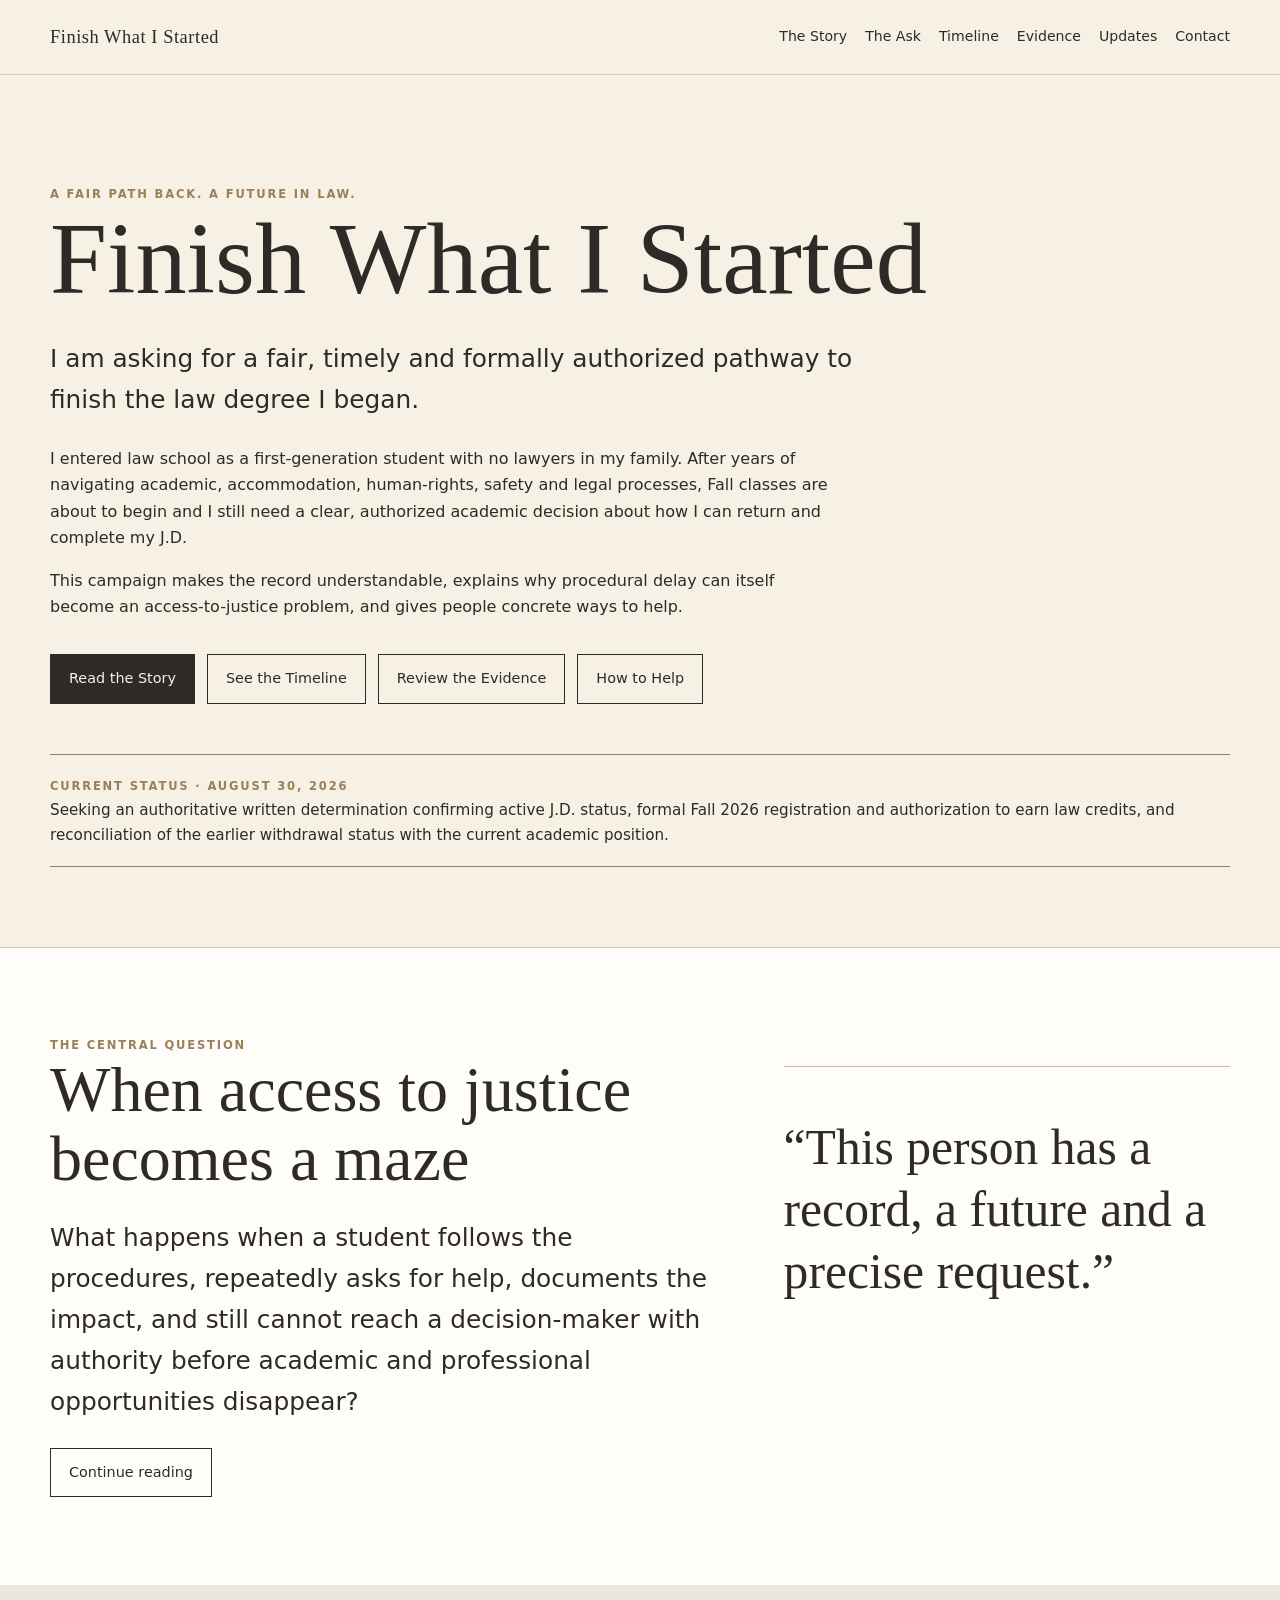
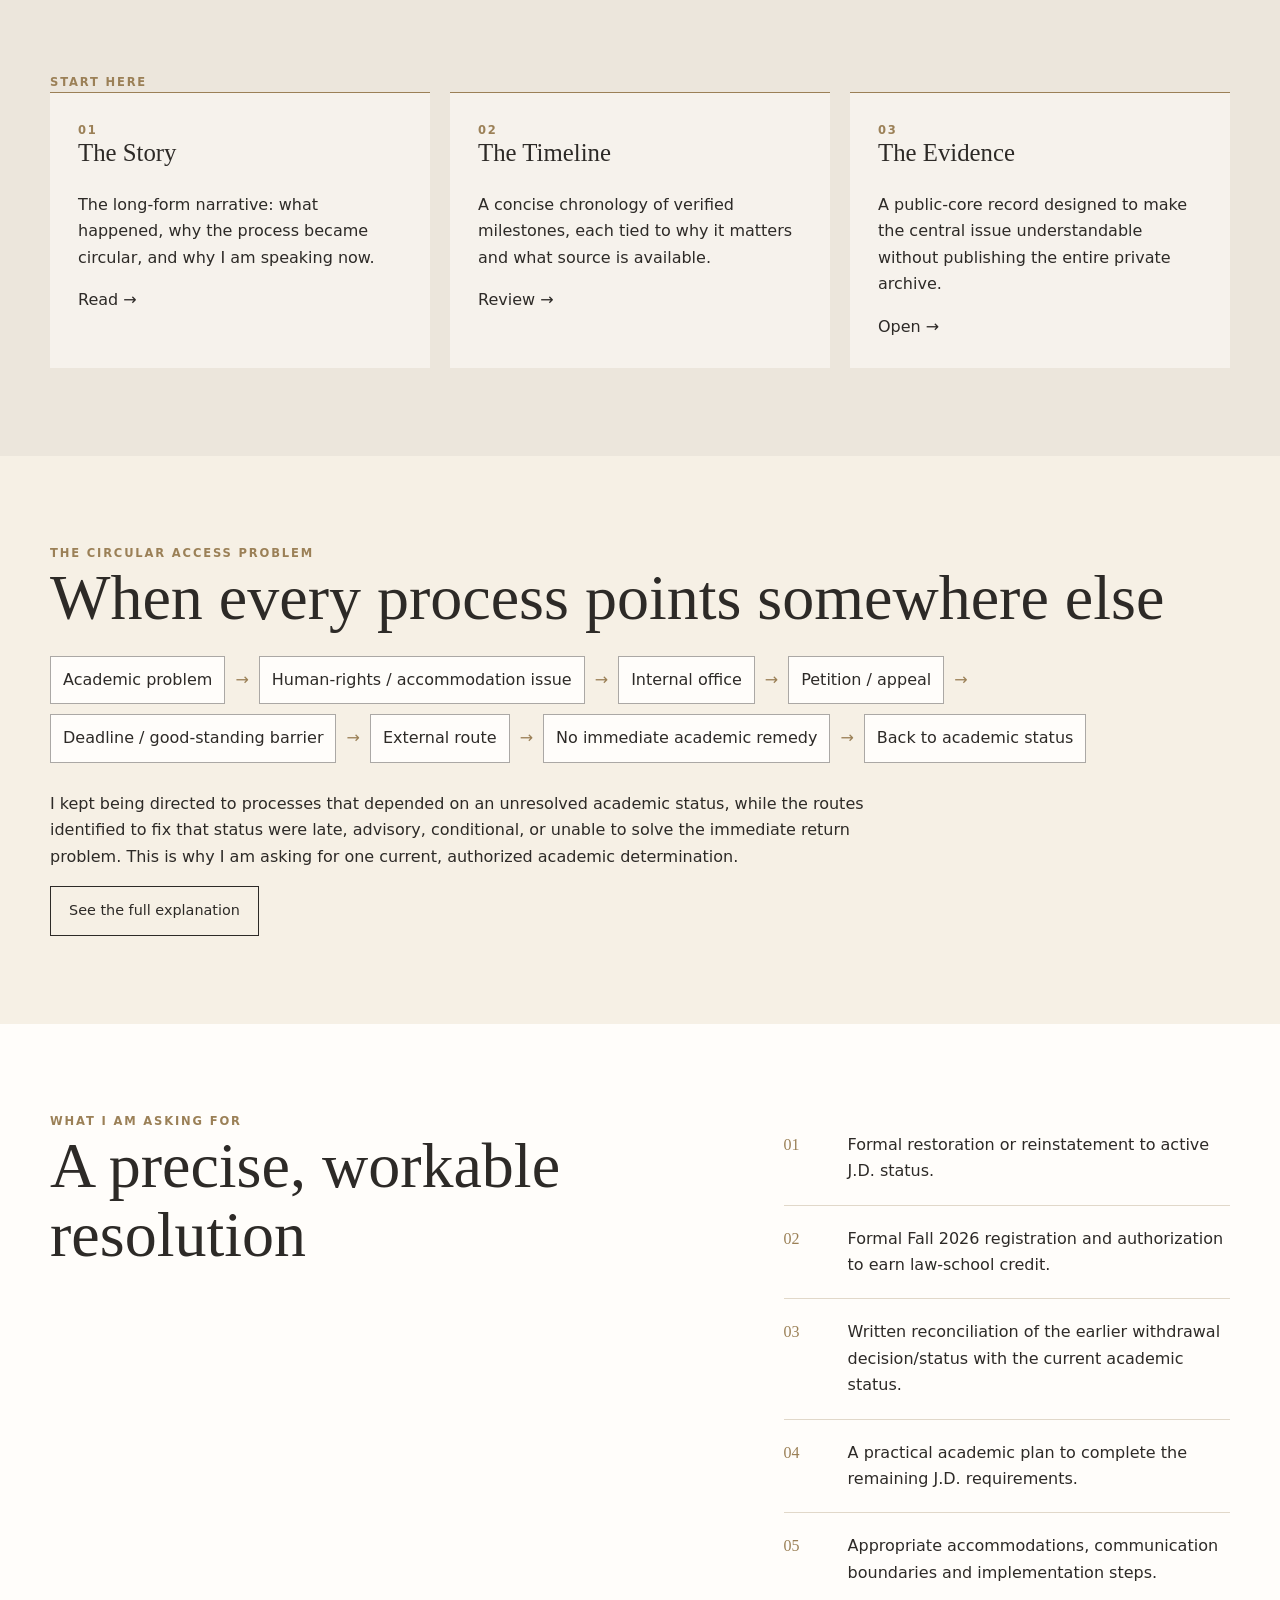
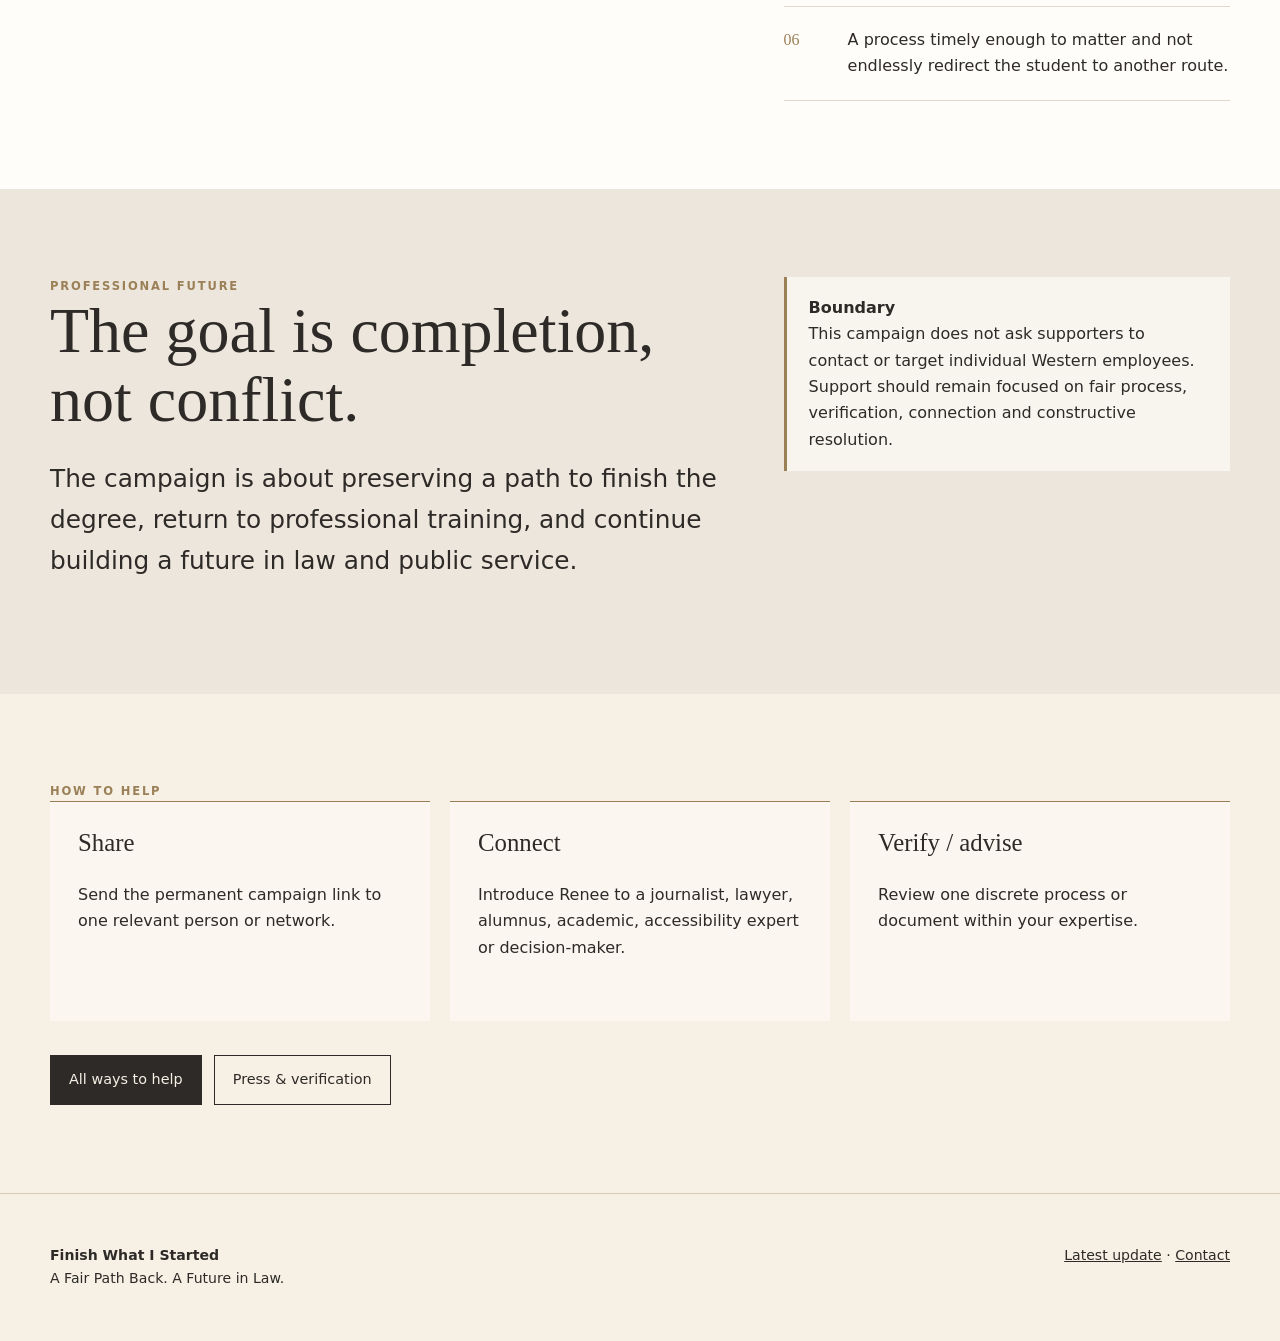
<file: index.html>
<!doctype html><html lang="en"><head><meta charset="utf-8"><meta name="viewport" content="width=device-width,initial-scale=1"><title>Finish What I Started</title><meta name="description" content="A fair path back. A future in law."><link rel="stylesheet" href="styles.css"></head><body><header class="site-header"><div class="wrap nav"><a class="brand" href="index.html">Finish What I Started</a><nav class="nav-links"><a href="story.html">The Story</a><a href="ask.html">The Ask</a><a href="timeline.html">Timeline</a><a href="evidence.html">Evidence</a><a href="updates.html">Updates</a><a href="contact.html">Contact</a></nav></div></header><main><section class="hero"><div class="wrap"><div class="eyebrow">A fair path back. A future in law.</div><h1>Finish What I Started</h1><p class="lede">I am asking for a fair, timely and formally authorized pathway to finish the law degree I began.</p><div class="hero-copy"><p>I entered law school as a first-generation student with no lawyers in my family. After years of navigating academic, accommodation, human-rights, safety and legal processes, Fall classes are about to begin and I still need a clear, authorized academic decision about how I can return and complete my J.D.</p><p>This campaign makes the record understandable, explains why procedural delay can itself become an access-to-justice problem, and gives people concrete ways to help.</p></div><div class="actions"><a class="button primary" href="story.html">Read the Story</a><a class="button" href="timeline.html">See the Timeline</a><a class="button" href="evidence.html">Review the Evidence</a><a class="button" href="help.html">How to Help</a></div><div class="status"><span class="label">Current status · August 30, 2026</span><br>Seeking an authoritative written determination confirming active J.D. status, formal Fall 2026 registration and authorization to earn law credits, and reconciliation of the earlier withdrawal status with the current academic position.</div></div></section><section class="section white"><div class="wrap intro"><div><div class="eyebrow">The central question</div><h2>When access to justice becomes a maze</h2><p class="lede">What happens when a student follows the procedures, repeatedly asks for help, documents the impact, and still cannot reach a decision-maker with authority before academic and professional opportunities disappear?</p><a class="button" href="story.html">Continue reading</a></div><div><div class="rule"></div><p class="quote">“This person has a record, a future and a precise request.”</p></div></div></section><section class="section stone"><div class="wrap"><div class="eyebrow">Start here</div><div class="cards"><article class="card"><div class="label">01</div><h3>The Story</h3><p>The long-form narrative: what happened, why the process became circular, and why I am speaking now.</p><a href="story.html">Read →</a></article><article class="card"><div class="label">02</div><h3>The Timeline</h3><p>A concise chronology of verified milestones, each tied to why it matters and what source is available.</p><a href="timeline.html">Review →</a></article><article class="card"><div class="label">03</div><h3>The Evidence</h3><p>A public-core record designed to make the central issue understandable without publishing the entire private archive.</p><a href="evidence.html">Open →</a></article></div></div></section><section class="section"><div class="wrap"><div class="eyebrow">The circular access problem</div><h2>When every process points somewhere else</h2><div class="flow"><span>Academic problem</span><b>→</b><span>Human-rights / accommodation issue</span><b>→</b><span>Internal office</span><b>→</b><span>Petition / appeal</span><b>→</b><span>Deadline / good-standing barrier</span><b>→</b><span>External route</span><b>→</b><span>No immediate academic remedy</span><b>→</b><span>Back to academic status</span></div><p style="max-width:820px;margin-top:28px">I kept being directed to processes that depended on an unresolved academic status, while the routes identified to fix that status were late, advisory, conditional, or unable to solve the immediate return problem. This is why I am asking for one current, authorized academic determination.</p><a class="button" href="circular.html">See the full explanation</a></div></section><section class="section white"><div class="wrap intro"><div><div class="eyebrow">What I am asking for</div><h2>A precise, workable resolution</h2></div><ol class="ask-list"><li>Formal restoration or reinstatement to active J.D. status.</li><li>Formal Fall 2026 registration and authorization to earn law-school credit.</li><li>Written reconciliation of the earlier withdrawal decision/status with the current academic status.</li><li>A practical academic plan to complete the remaining J.D. requirements.</li><li>Appropriate accommodations, communication boundaries and implementation steps.</li><li>A process timely enough to matter and not endlessly redirect the student to another route.</li></ol></div></section><section class="section stone"><div class="wrap intro"><div><div class="eyebrow">Professional future</div><h2>The goal is completion, not conflict.</h2><p class="lede">The campaign is about preserving a path to finish the degree, return to professional training, and continue building a future in law and public service.</p></div><div class="notice"><strong>Boundary</strong><br>This campaign does not ask supporters to contact or target individual Western employees. Support should remain focused on fair process, verification, connection and constructive resolution.</div></div></section><section class="section"><div class="wrap"><div class="eyebrow">How to help</div><div class="cards"><article class="card"><h3>Share</h3><p>Send the permanent campaign link to one relevant person or network.</p></article><article class="card"><h3>Connect</h3><p>Introduce Renee to a journalist, lawyer, alumnus, academic, accessibility expert or decision-maker.</p></article><article class="card"><h3>Verify / advise</h3><p>Review one discrete process or document within your expertise.</p></article></div><div class="actions"><a class="button primary" href="help.html">All ways to help</a><a class="button" href="press.html">Press & verification</a></div></div></section></main><footer class="footer"><div class="wrap footer-grid"><div><strong>Finish What I Started</strong><br>A Fair Path Back. A Future in Law.</div><div><a href="updates.html">Latest update</a> · <a href="contact.html">Contact</a></div></div></footer></body></html>
</file>
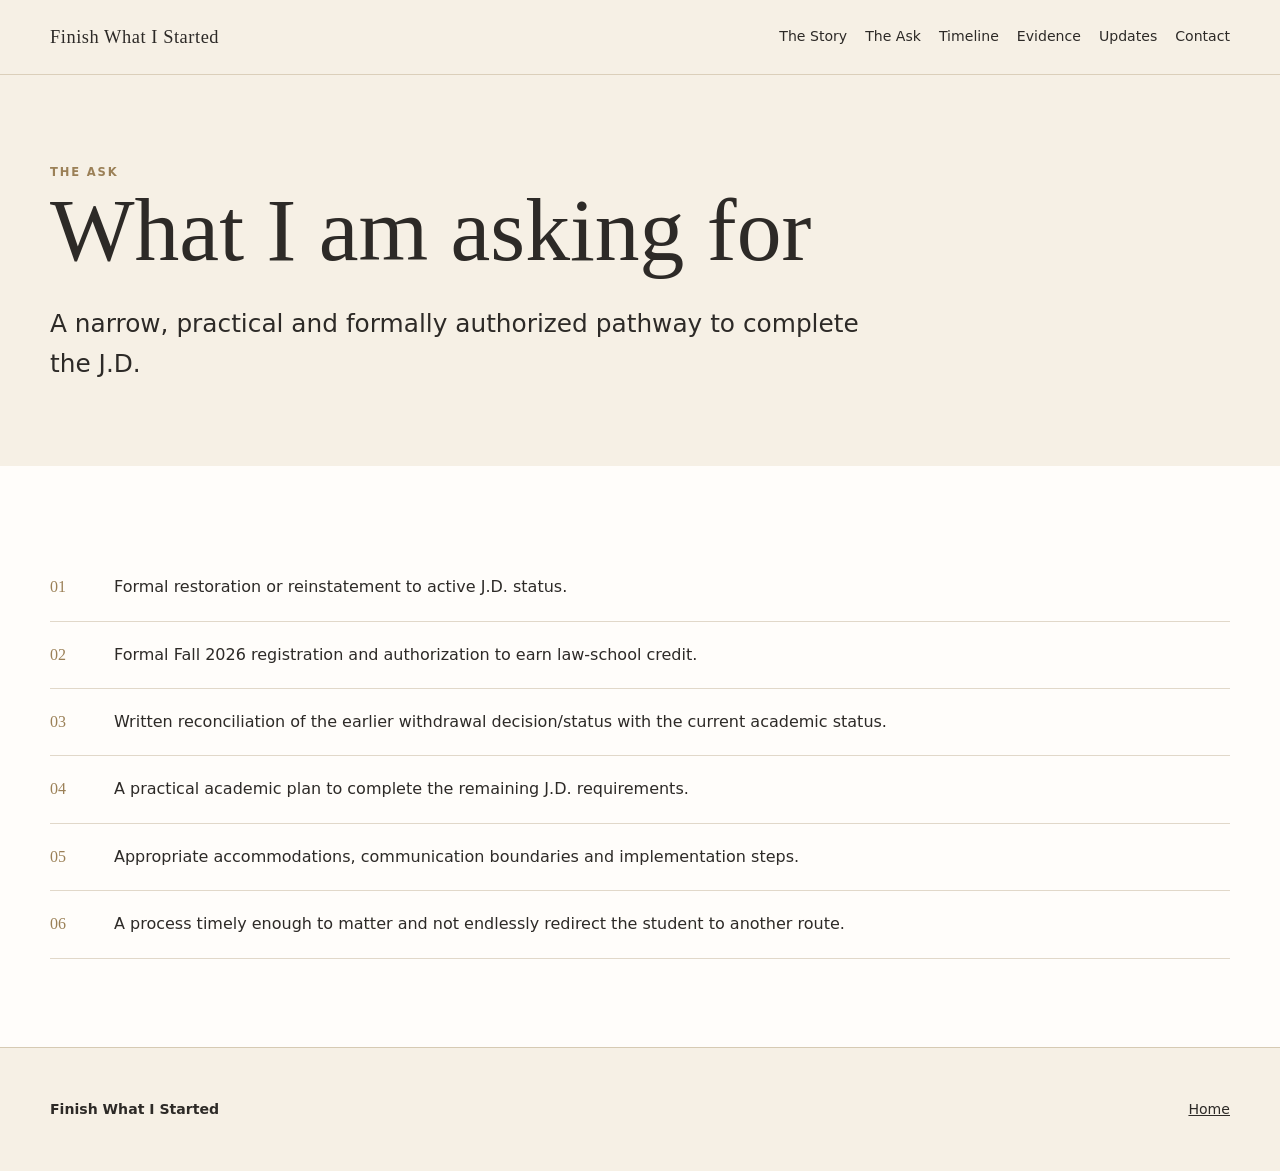
<file: ask.html>
<!doctype html><html lang="en"><head><meta charset="utf-8"><meta name="viewport" content="width=device-width,initial-scale=1"><title>What I Am Asking For</title><link rel="stylesheet" href="styles.css"></head><body><header class="site-header"><div class="wrap nav"><a class="brand" href="index.html">Finish What I Started</a><nav class="nav-links"><a href="story.html">The Story</a><a href="ask.html">The Ask</a><a href="timeline.html">Timeline</a><a href="evidence.html">Evidence</a><a href="updates.html">Updates</a><a href="contact.html">Contact</a></nav></div></header><main><section class="page-hero"><div class="wrap"><div class="eyebrow">The Ask</div><h1>What I am asking for</h1><p class="lede">A narrow, practical and formally authorized pathway to complete the J.D.</p></div></section><section class="section white"><div class="wrap"><ol class="ask-list"><li>Formal restoration or reinstatement to active J.D. status.</li><li>Formal Fall 2026 registration and authorization to earn law-school credit.</li><li>Written reconciliation of the earlier withdrawal decision/status with the current academic status.</li><li>A practical academic plan to complete the remaining J.D. requirements.</li><li>Appropriate accommodations, communication boundaries and implementation steps.</li><li>A process timely enough to matter and not endlessly redirect the student to another route.</li></ol></div></section></main><footer class="footer"><div class="wrap footer-grid"><div><strong>Finish What I Started</strong></div><div><a href="index.html">Home</a></div></div></footer></body></html>
</file>
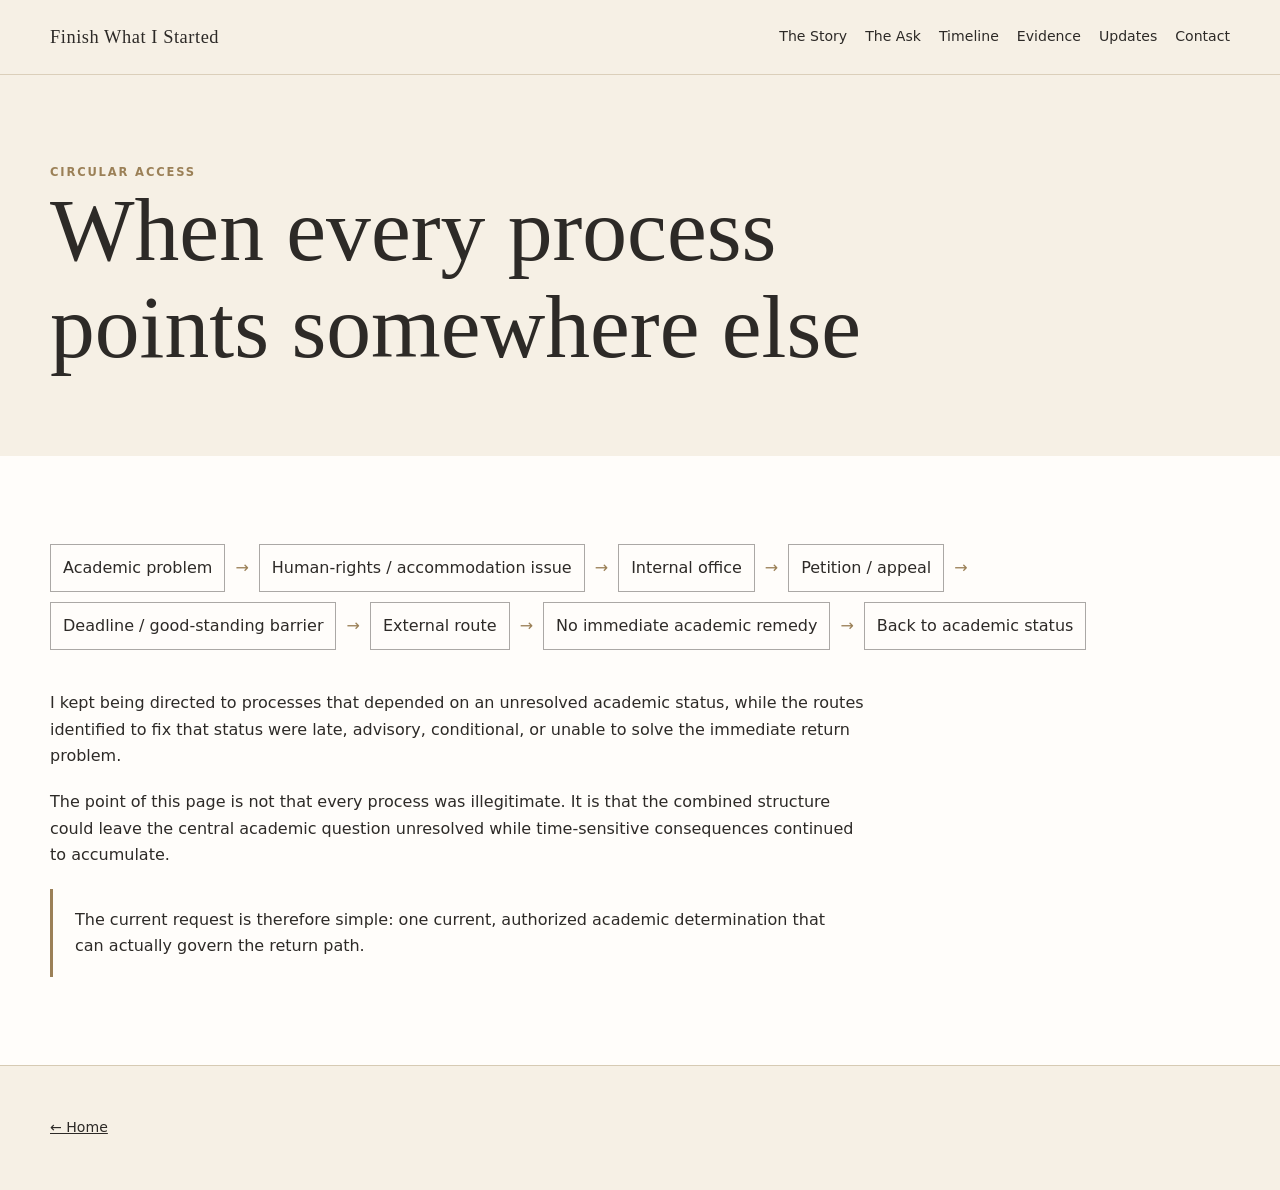
<file: circular.html>
<!doctype html><html lang="en"><head><meta charset="utf-8"><meta name="viewport" content="width=device-width,initial-scale=1"><title>The Circular Access Problem</title><link rel="stylesheet" href="styles.css"></head><body><header class="site-header"><div class="wrap nav"><a class="brand" href="index.html">Finish What I Started</a><nav class="nav-links"><a href="story.html">The Story</a><a href="ask.html">The Ask</a><a href="timeline.html">Timeline</a><a href="evidence.html">Evidence</a><a href="updates.html">Updates</a><a href="contact.html">Contact</a></nav></div></header><main><section class="page-hero"><div class="wrap"><div class="eyebrow">Circular access</div><h1>When every process points somewhere else</h1></div></section><section class="section white"><div class="wrap"><div class="flow"><span>Academic problem</span><b>→</b><span>Human-rights / accommodation issue</span><b>→</b><span>Internal office</span><b>→</b><span>Petition / appeal</span><b>→</b><span>Deadline / good-standing barrier</span><b>→</b><span>External route</span><b>→</b><span>No immediate academic remedy</span><b>→</b><span>Back to academic status</span></div><div class="prose" style="margin-top:40px"><p>I kept being directed to processes that depended on an unresolved academic status, while the routes identified to fix that status were late, advisory, conditional, or unable to solve the immediate return problem.</p><p>The point of this page is not that every process was illegitimate. It is that the combined structure could leave the central academic question unresolved while time-sensitive consequences continued to accumulate.</p><div class="notice">The current request is therefore simple: one current, authorized academic determination that can actually govern the return path.</div></div></div></section></main><footer class="footer"><div class="wrap"><a href="index.html">← Home</a></div></footer></body></html>
</file>
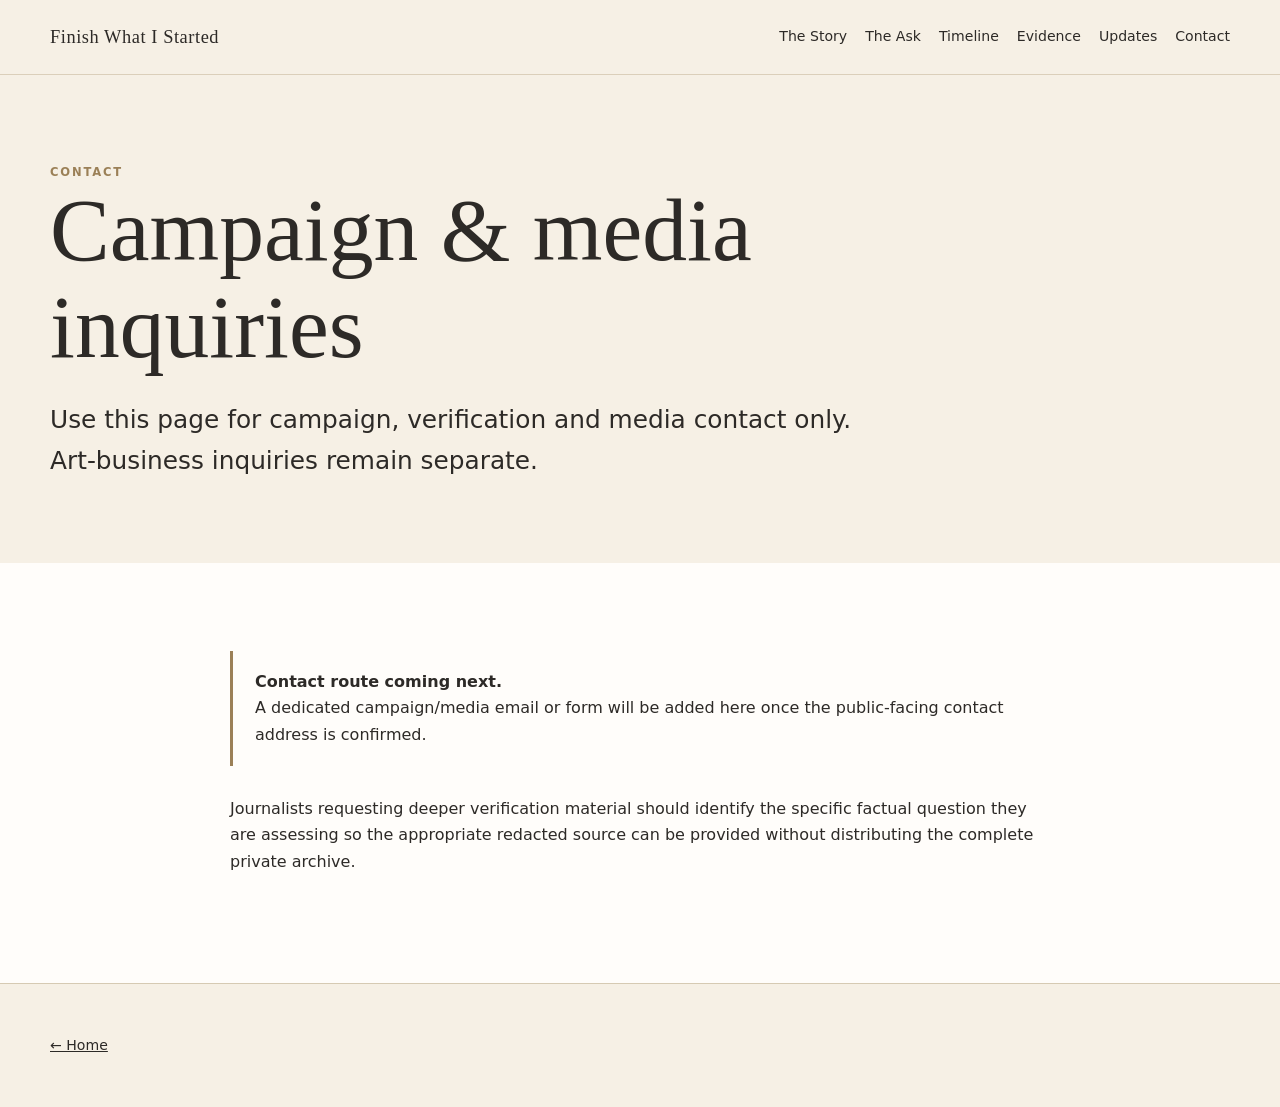
<file: contact.html>
<!doctype html><html lang="en"><head><meta charset="utf-8"><meta name="viewport" content="width=device-width,initial-scale=1"><title>Contact — Finish What I Started</title><link rel="stylesheet" href="styles.css"></head><body><header class="site-header"><div class="wrap nav"><a class="brand" href="index.html">Finish What I Started</a><nav class="nav-links"><a href="story.html">The Story</a><a href="ask.html">The Ask</a><a href="timeline.html">Timeline</a><a href="evidence.html">Evidence</a><a href="updates.html">Updates</a><a href="contact.html">Contact</a></nav></div></header><main><section class="page-hero"><div class="wrap"><div class="eyebrow">Contact</div><h1>Campaign & media inquiries</h1><p class="lede">Use this page for campaign, verification and media contact only. Art-business inquiries remain separate.</p></div></section><section class="section white"><div class="wrap prose"><div class="notice"><strong>Contact route coming next.</strong><br>A dedicated campaign/media email or form will be added here once the public-facing contact address is confirmed.</div><p style="margin-top:30px">Journalists requesting deeper verification material should identify the specific factual question they are assessing so the appropriate redacted source can be provided without distributing the complete private archive.</p></div></section></main><footer class="footer"><div class="wrap"><a href="index.html">← Home</a></div></footer></body></html>
</file>
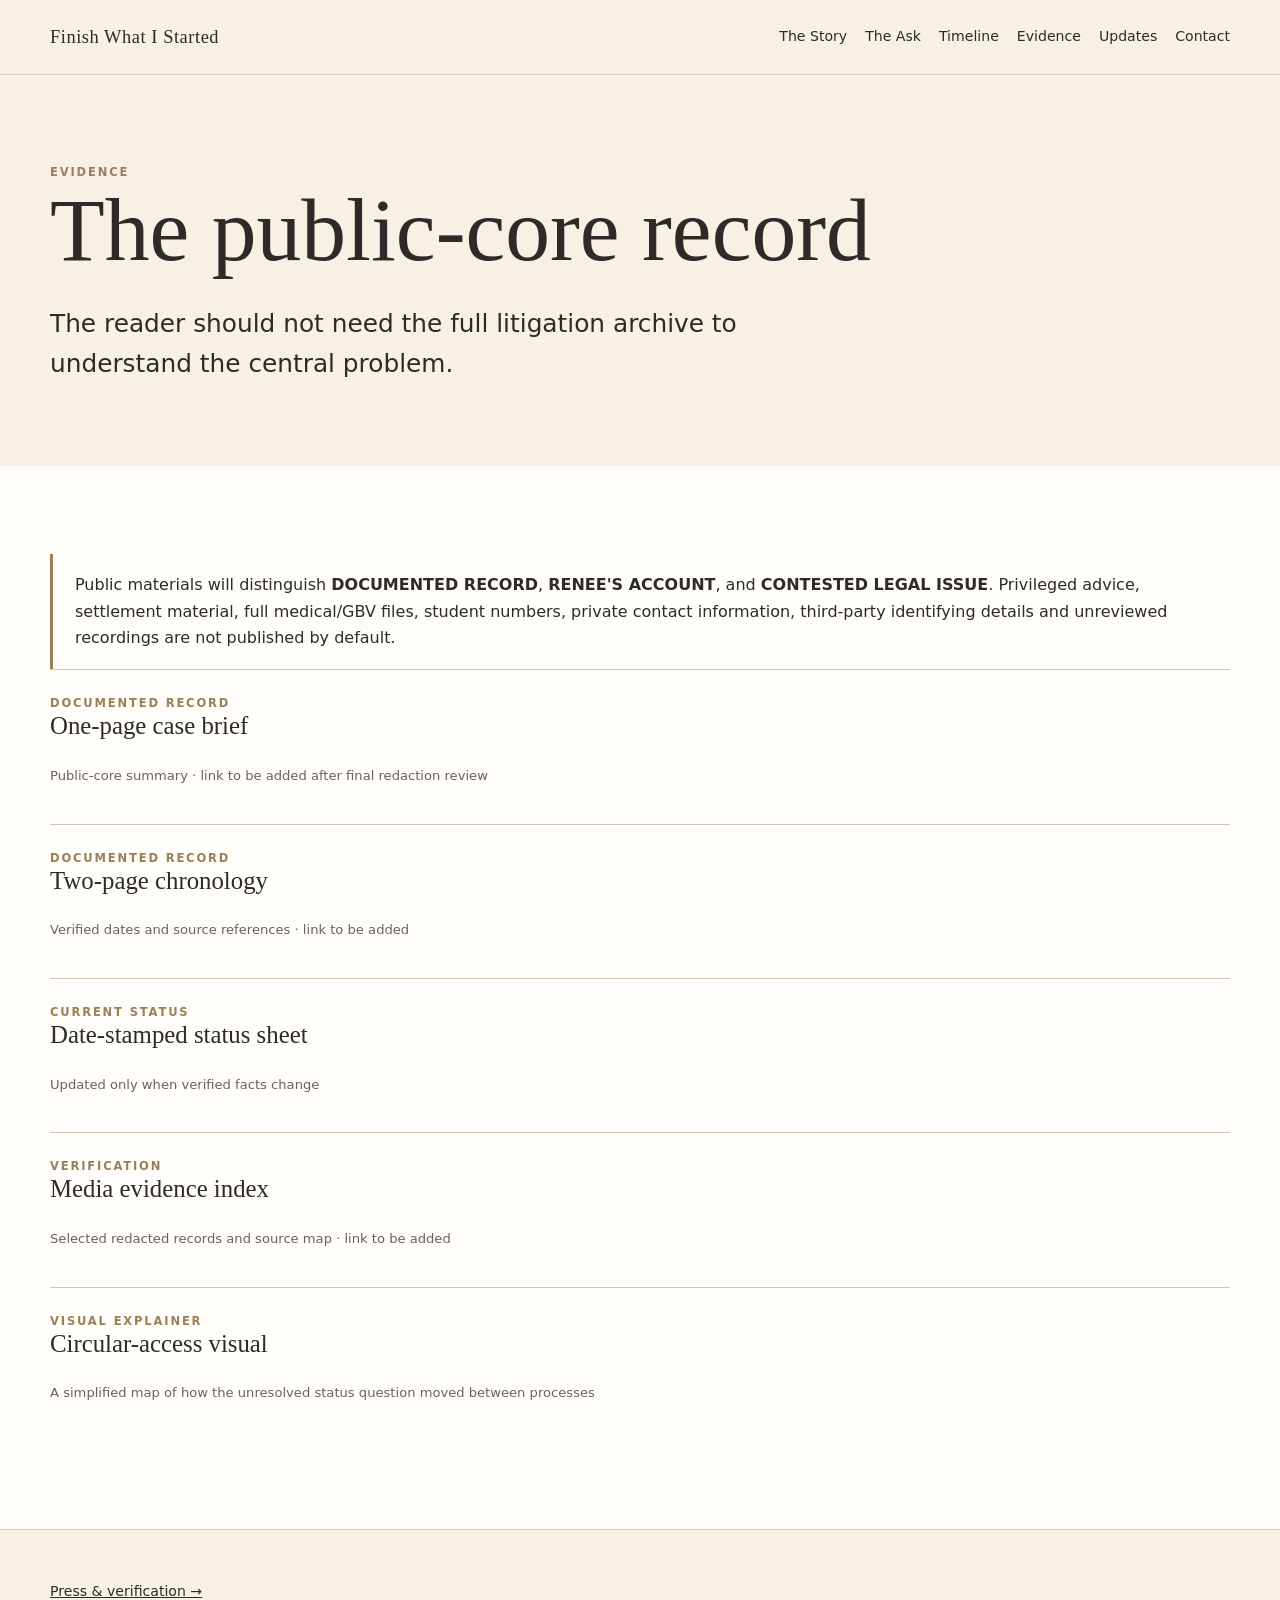
<file: evidence.html>
<!doctype html><html lang="en"><head><meta charset="utf-8"><meta name="viewport" content="width=device-width,initial-scale=1"><title>Evidence — Finish What I Started</title><link rel="stylesheet" href="styles.css"></head><body><header class="site-header"><div class="wrap nav"><a class="brand" href="index.html">Finish What I Started</a><nav class="nav-links"><a href="story.html">The Story</a><a href="ask.html">The Ask</a><a href="timeline.html">Timeline</a><a href="evidence.html">Evidence</a><a href="updates.html">Updates</a><a href="contact.html">Contact</a></nav></div></header><main><section class="page-hero"><div class="wrap"><div class="eyebrow">Evidence</div><h1>The public-core record</h1><p class="lede">The reader should not need the full litigation archive to understand the central problem.</p></div></section><section class="section white"><div class="wrap"><div class="notice">Public materials will distinguish <strong>DOCUMENTED RECORD</strong>, <strong>RENEE'S ACCOUNT</strong>, and <strong>CONTESTED LEGAL ISSUE</strong>. Privileged advice, settlement material, full medical/GBV files, student numbers, private contact information, third-party identifying details and unreviewed recordings are not published by default.</div><article class="evidence-card"><div class="label">Documented record</div><h3>One-page case brief</h3><p class="meta">Public-core summary · link to be added after final redaction review</p></article><article class="evidence-card"><div class="label">Documented record</div><h3>Two-page chronology</h3><p class="meta">Verified dates and source references · link to be added</p></article><article class="evidence-card"><div class="label">Current status</div><h3>Date-stamped status sheet</h3><p class="meta">Updated only when verified facts change</p></article><article class="evidence-card"><div class="label">Verification</div><h3>Media evidence index</h3><p class="meta">Selected redacted records and source map · link to be added</p></article><article class="evidence-card"><div class="label">Visual explainer</div><h3>Circular-access visual</h3><p class="meta">A simplified map of how the unresolved status question moved between processes</p></article></div></section></main><footer class="footer"><div class="wrap"><a href="press.html">Press & verification →</a></div></footer></body></html>
</file>
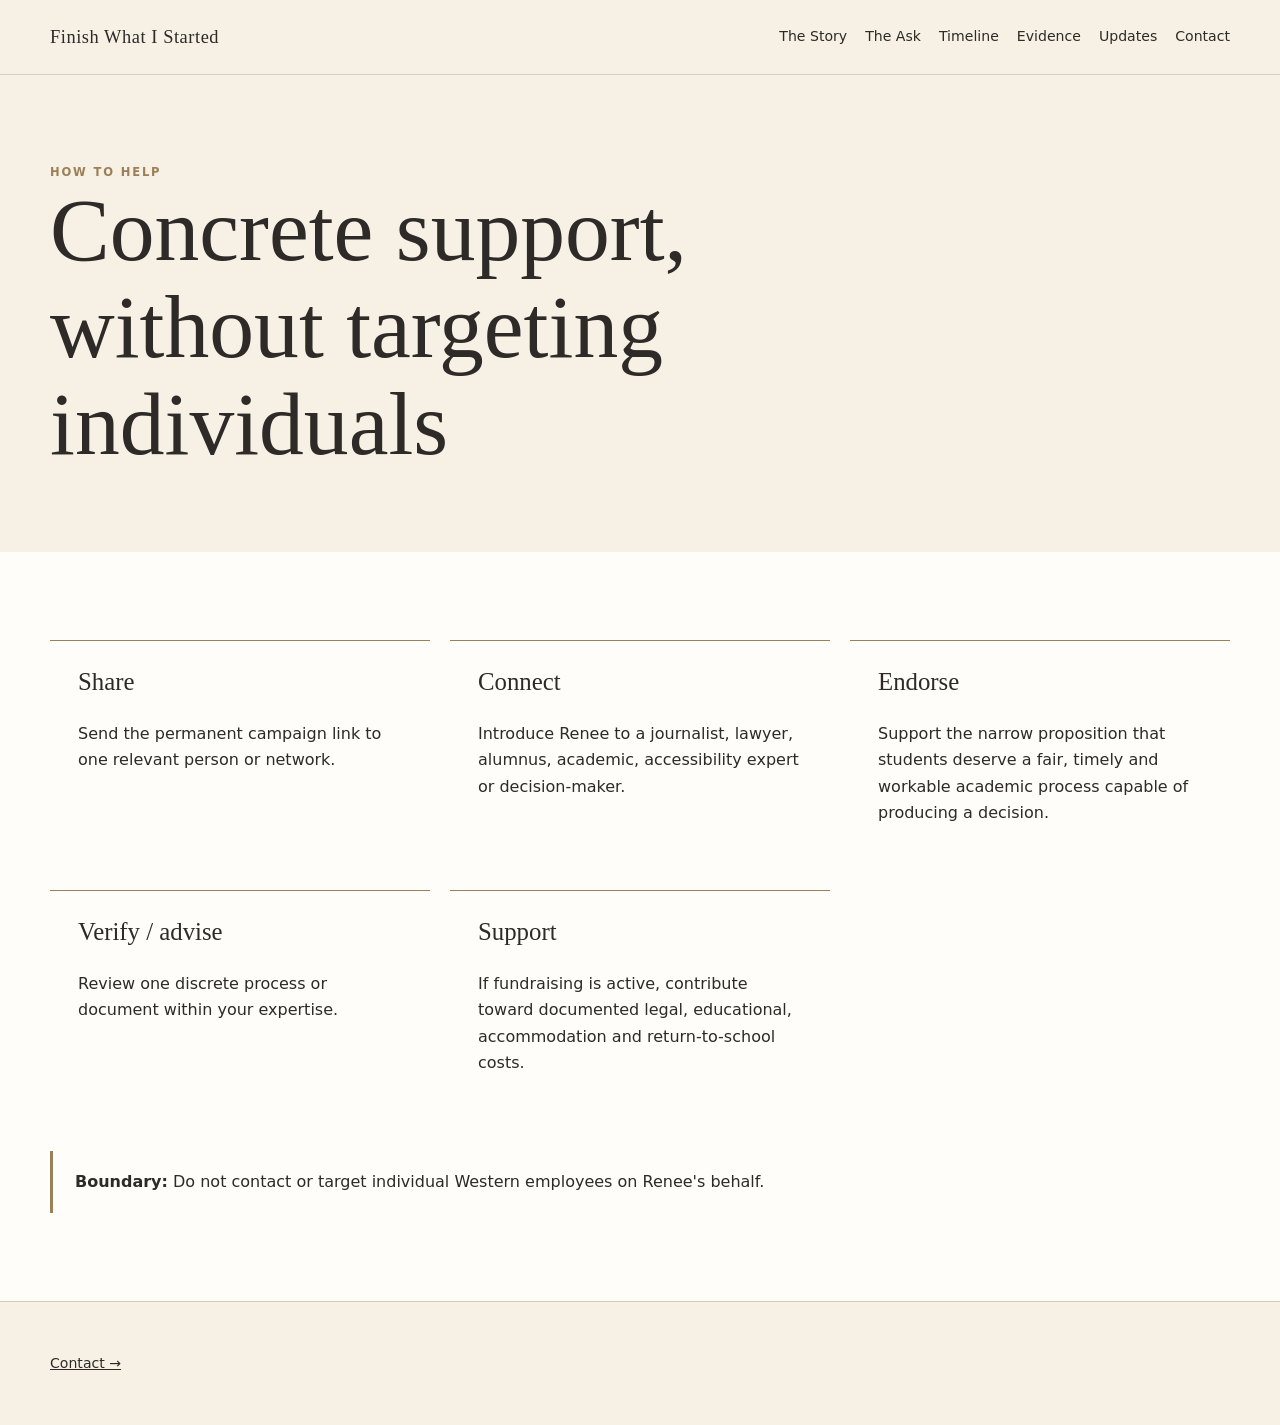
<file: help.html>
<!doctype html><html lang="en"><head><meta charset="utf-8"><meta name="viewport" content="width=device-width,initial-scale=1"><title>How to Help</title><link rel="stylesheet" href="styles.css"></head><body><header class="site-header"><div class="wrap nav"><a class="brand" href="index.html">Finish What I Started</a><nav class="nav-links"><a href="story.html">The Story</a><a href="ask.html">The Ask</a><a href="timeline.html">Timeline</a><a href="evidence.html">Evidence</a><a href="updates.html">Updates</a><a href="contact.html">Contact</a></nav></div></header><main><section class="page-hero"><div class="wrap"><div class="eyebrow">How to help</div><h1>Concrete support, without targeting individuals</h1></div></section><section class="section white"><div class="wrap"><div class="cards"><article class="card"><h3>Share</h3><p>Send the permanent campaign link to one relevant person or network.</p></article><article class="card"><h3>Connect</h3><p>Introduce Renee to a journalist, lawyer, alumnus, academic, accessibility expert or decision-maker.</p></article><article class="card"><h3>Endorse</h3><p>Support the narrow proposition that students deserve a fair, timely and workable academic process capable of producing a decision.</p></article><article class="card"><h3>Verify / advise</h3><p>Review one discrete process or document within your expertise.</p></article><article class="card"><h3>Support</h3><p>If fundraising is active, contribute toward documented legal, educational, accommodation and return-to-school costs.</p></article></div><div class="notice" style="margin-top:30px"><strong>Boundary:</strong> Do not contact or target individual Western employees on Renee's behalf.</div></div></section></main><footer class="footer"><div class="wrap"><a href="contact.html">Contact →</a></div></footer></body></html>
</file>
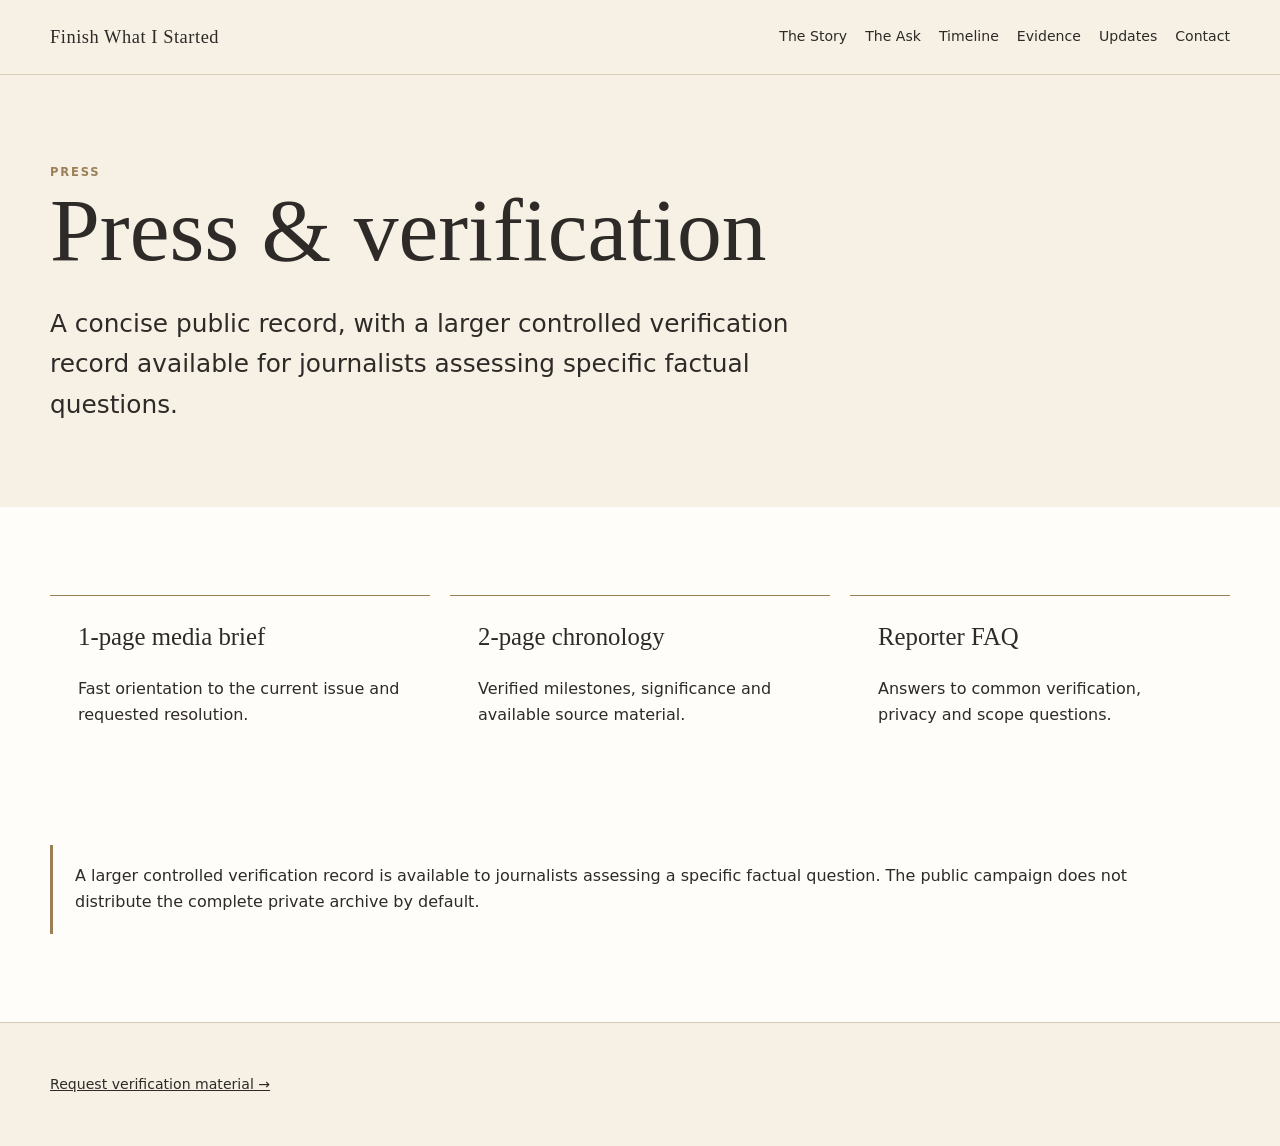
<file: press.html>
<!doctype html><html lang="en"><head><meta charset="utf-8"><meta name="viewport" content="width=device-width,initial-scale=1"><title>Press & Verification</title><link rel="stylesheet" href="styles.css"></head><body><header class="site-header"><div class="wrap nav"><a class="brand" href="index.html">Finish What I Started</a><nav class="nav-links"><a href="story.html">The Story</a><a href="ask.html">The Ask</a><a href="timeline.html">Timeline</a><a href="evidence.html">Evidence</a><a href="updates.html">Updates</a><a href="contact.html">Contact</a></nav></div></header><main><section class="page-hero"><div class="wrap"><div class="eyebrow">Press</div><h1>Press & verification</h1><p class="lede">A concise public record, with a larger controlled verification record available for journalists assessing specific factual questions.</p></div></section><section class="section white"><div class="wrap"><div class="cards"><article class="card"><h3>1-page media brief</h3><p>Fast orientation to the current issue and requested resolution.</p></article><article class="card"><h3>2-page chronology</h3><p>Verified milestones, significance and available source material.</p></article><article class="card"><h3>Reporter FAQ</h3><p>Answers to common verification, privacy and scope questions.</p></article></div><div class="notice" style="margin-top:30px">A larger controlled verification record is available to journalists assessing a specific factual question. The public campaign does not distribute the complete private archive by default.</div></div></section></main><footer class="footer"><div class="wrap"><a href="contact.html">Request verification material →</a></div></footer></body></html>
</file>
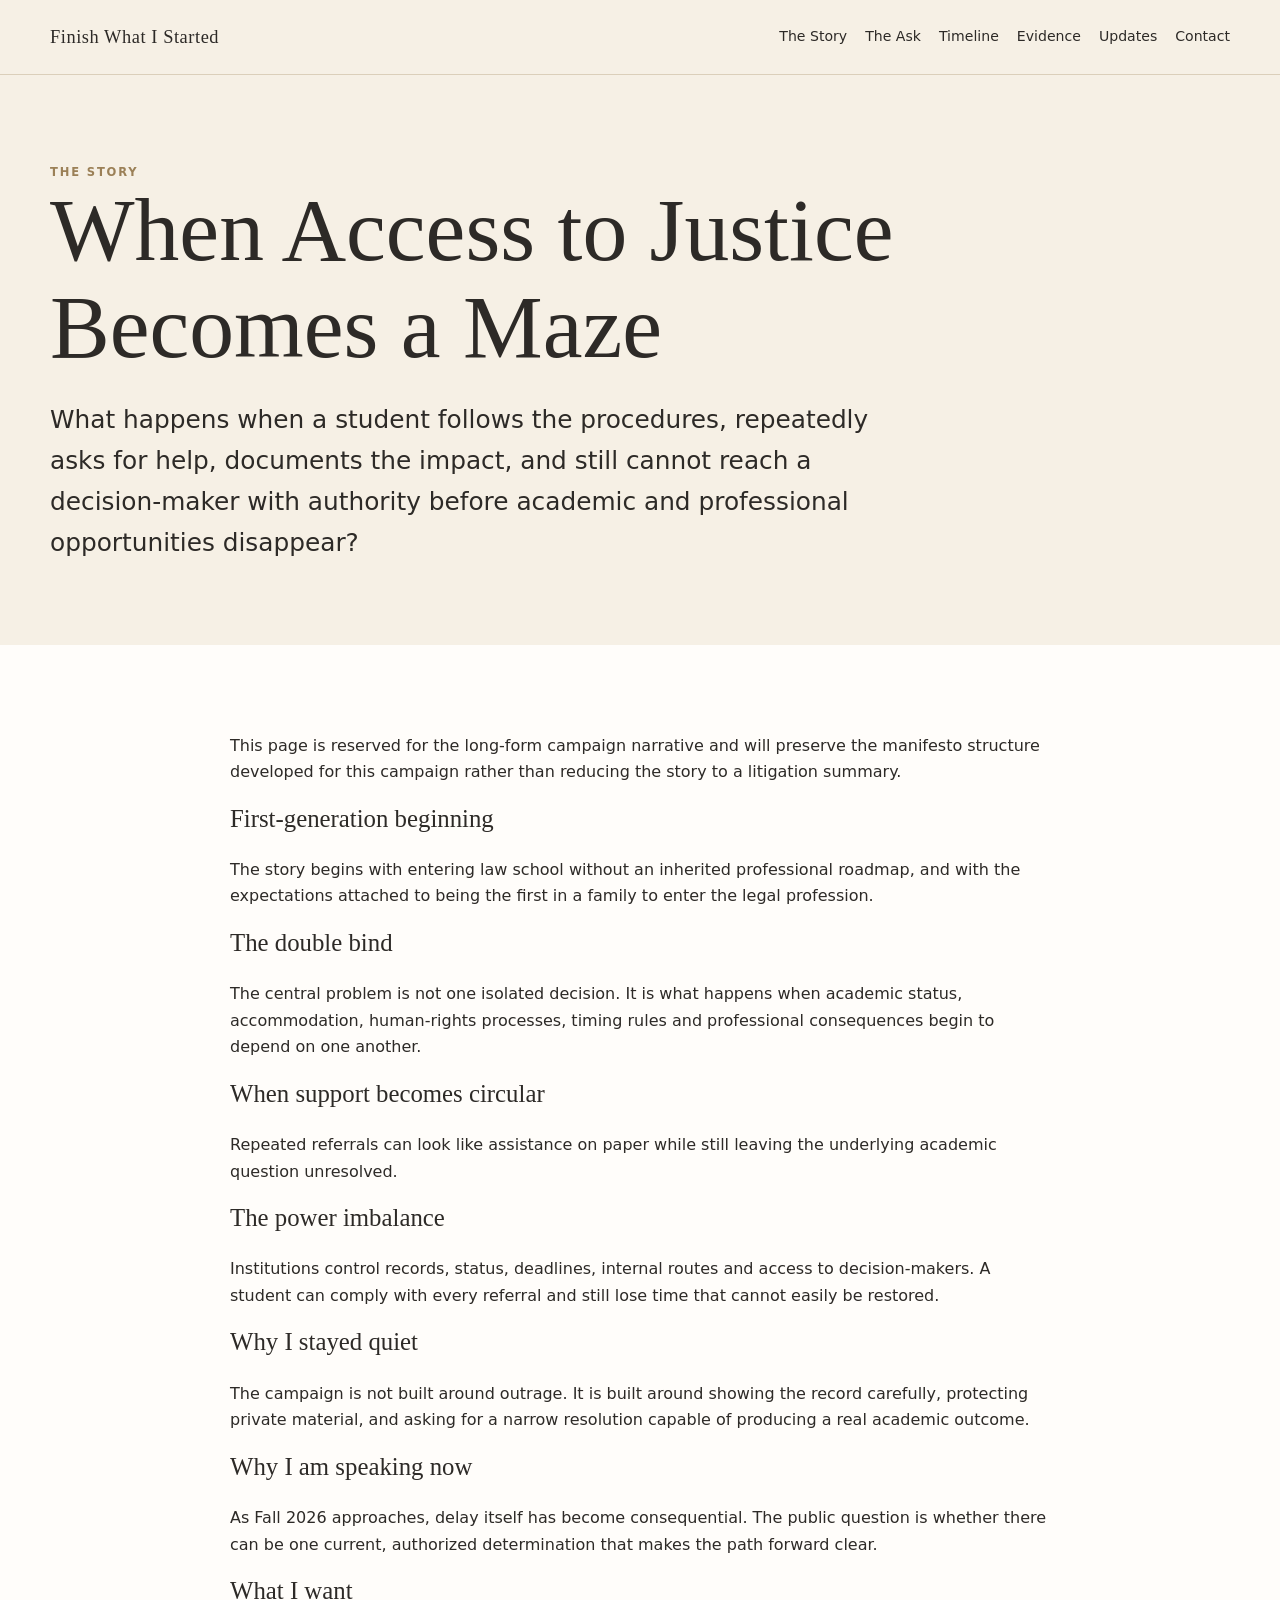
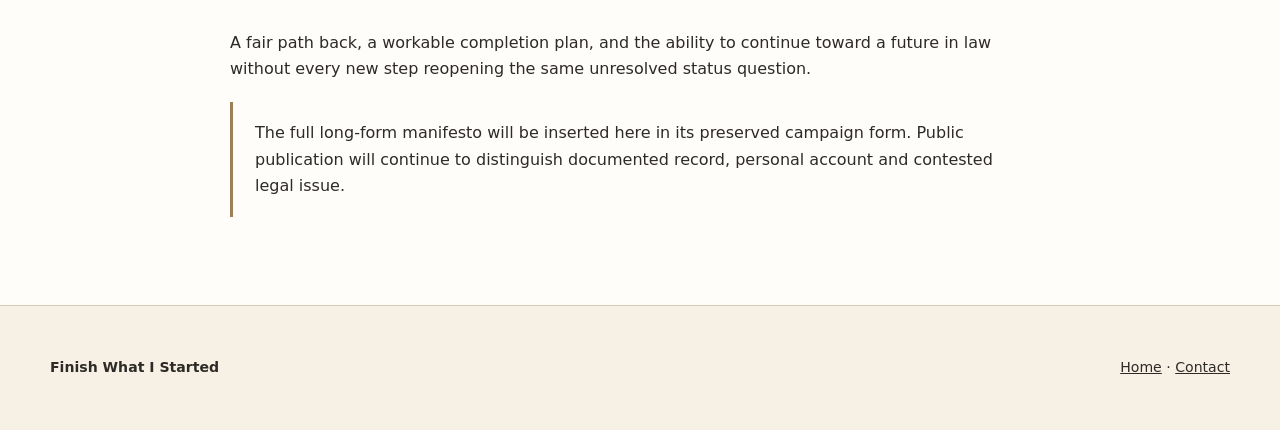
<file: story.html>
<!doctype html><html lang="en"><head><meta charset="utf-8"><meta name="viewport" content="width=device-width,initial-scale=1"><title>The Story — Finish What I Started</title><link rel="stylesheet" href="styles.css"></head><body><header class="site-header"><div class="wrap nav"><a class="brand" href="index.html">Finish What I Started</a><nav class="nav-links"><a href="story.html">The Story</a><a href="ask.html">The Ask</a><a href="timeline.html">Timeline</a><a href="evidence.html">Evidence</a><a href="updates.html">Updates</a><a href="contact.html">Contact</a></nav></div></header><main><section class="page-hero"><div class="wrap"><div class="eyebrow">The Story</div><h1>When Access to Justice Becomes a Maze</h1><p class="lede">What happens when a student follows the procedures, repeatedly asks for help, documents the impact, and still cannot reach a decision-maker with authority before academic and professional opportunities disappear?</p></div></section><section class="section white"><div class="wrap prose"><p>This page is reserved for the long-form campaign narrative and will preserve the manifesto structure developed for this campaign rather than reducing the story to a litigation summary.</p><h3>First-generation beginning</h3><p>The story begins with entering law school without an inherited professional roadmap, and with the expectations attached to being the first in a family to enter the legal profession.</p><h3>The double bind</h3><p>The central problem is not one isolated decision. It is what happens when academic status, accommodation, human-rights processes, timing rules and professional consequences begin to depend on one another.</p><h3>When support becomes circular</h3><p>Repeated referrals can look like assistance on paper while still leaving the underlying academic question unresolved.</p><h3>The power imbalance</h3><p>Institutions control records, status, deadlines, internal routes and access to decision-makers. A student can comply with every referral and still lose time that cannot easily be restored.</p><h3>Why I stayed quiet</h3><p>The campaign is not built around outrage. It is built around showing the record carefully, protecting private material, and asking for a narrow resolution capable of producing a real academic outcome.</p><h3>Why I am speaking now</h3><p>As Fall 2026 approaches, delay itself has become consequential. The public question is whether there can be one current, authorized determination that makes the path forward clear.</p><h3>What I want</h3><p>A fair path back, a workable completion plan, and the ability to continue toward a future in law without every new step reopening the same unresolved status question.</p><div class="notice">The full long-form manifesto will be inserted here in its preserved campaign form. Public publication will continue to distinguish documented record, personal account and contested legal issue.</div></div></section></main><footer class="footer"><div class="wrap footer-grid"><div><strong>Finish What I Started</strong></div><div><a href="index.html">Home</a> · <a href="contact.html">Contact</a></div></div></footer></body></html>
</file>
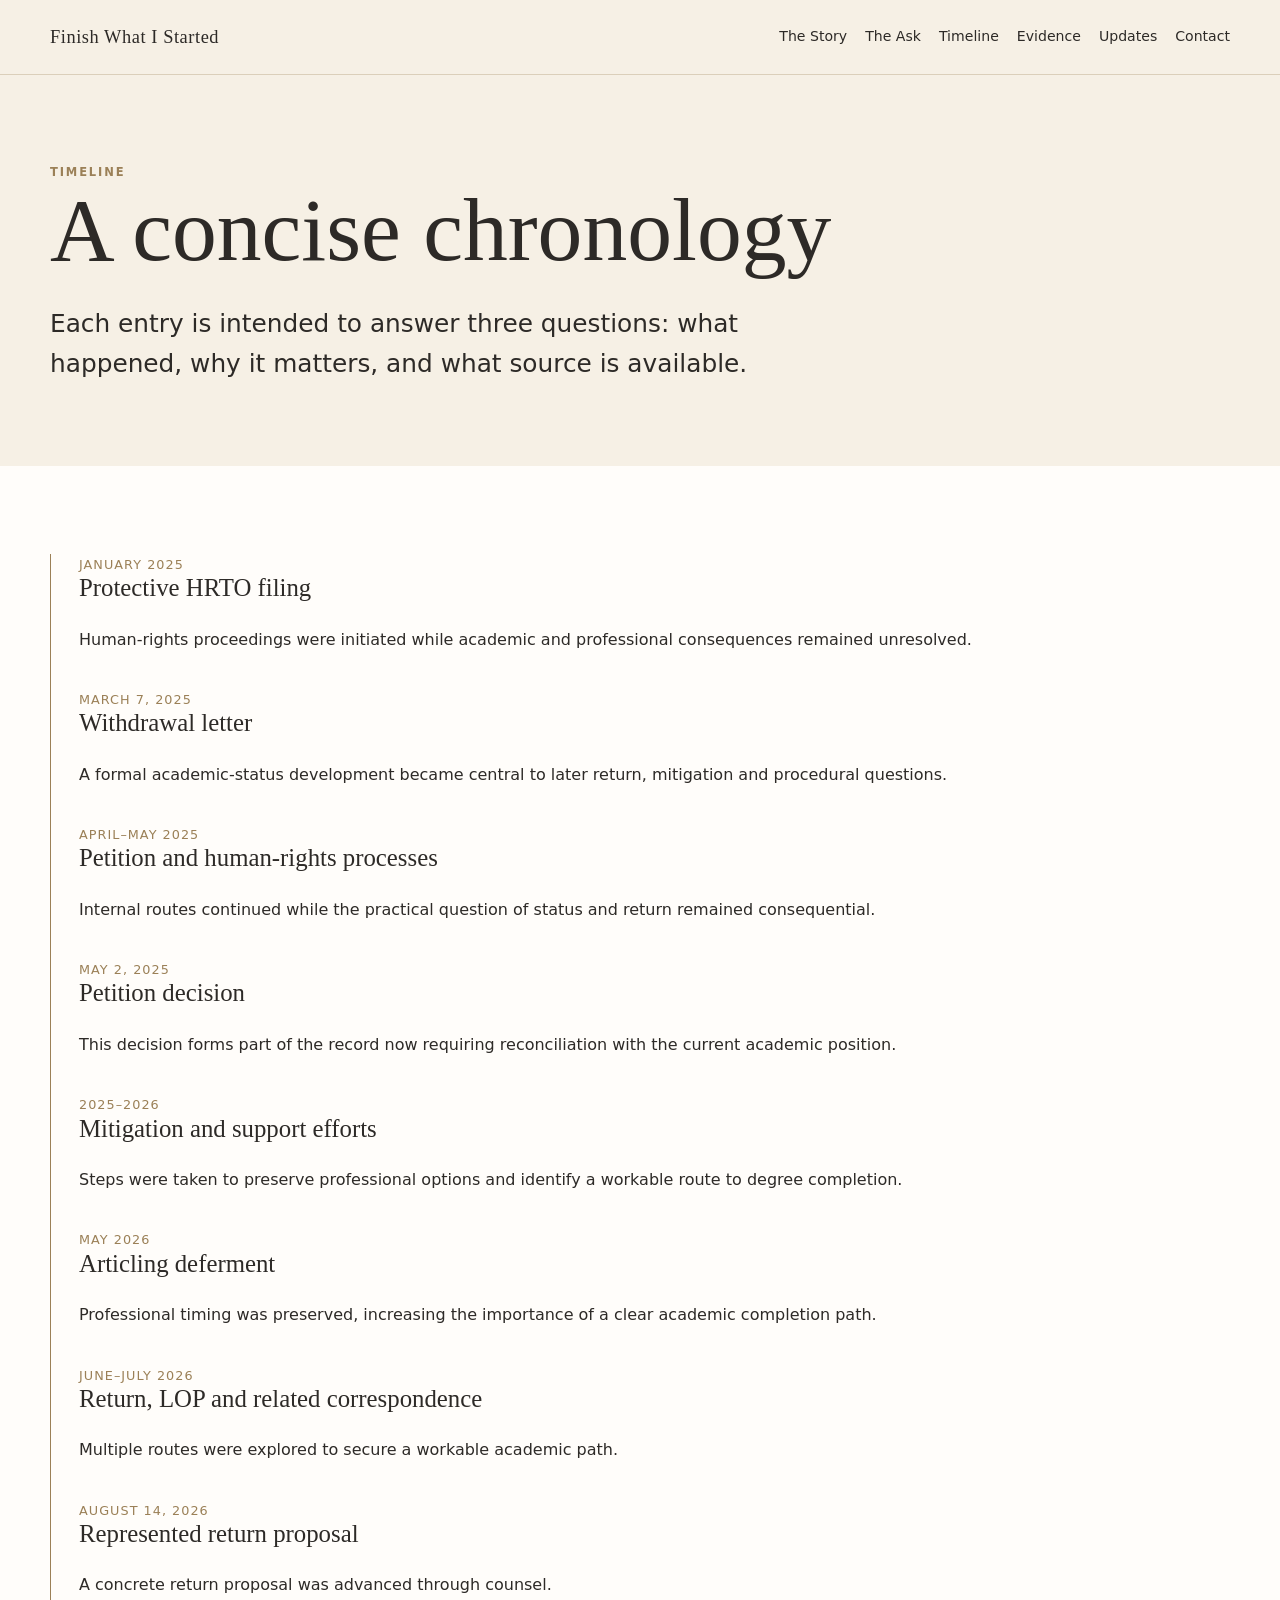
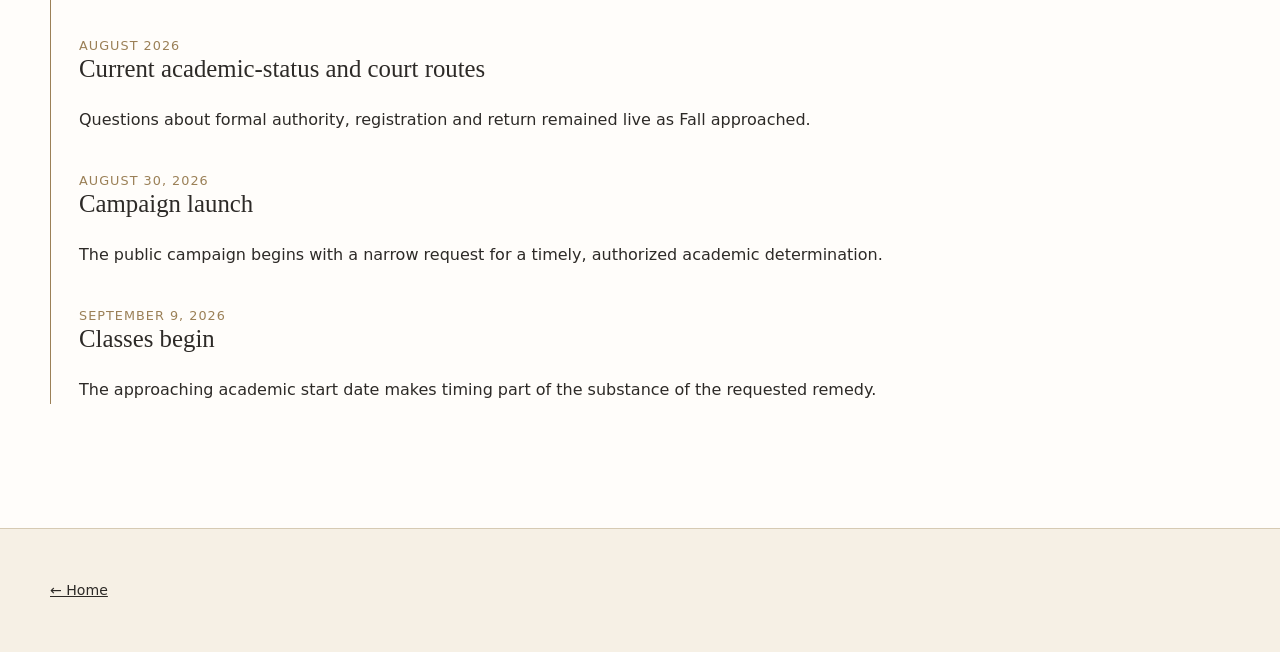
<file: timeline.html>
<!doctype html><html lang="en"><head><meta charset="utf-8"><meta name="viewport" content="width=device-width,initial-scale=1"><title>Timeline — Finish What I Started</title><link rel="stylesheet" href="styles.css"></head><body><header class="site-header"><div class="wrap nav"><a class="brand" href="index.html">Finish What I Started</a><nav class="nav-links"><a href="story.html">The Story</a><a href="ask.html">The Ask</a><a href="timeline.html">Timeline</a><a href="evidence.html">Evidence</a><a href="updates.html">Updates</a><a href="contact.html">Contact</a></nav></div></header><main><section class="page-hero"><div class="wrap"><div class="eyebrow">Timeline</div><h1>A concise chronology</h1><p class="lede">Each entry is intended to answer three questions: what happened, why it matters, and what source is available.</p></div></section><section class="section white"><div class="wrap timeline"><article><time>January 2025</time><h3>Protective HRTO filing</h3><p>Human-rights proceedings were initiated while academic and professional consequences remained unresolved.</p></article><article><time>March 7, 2025</time><h3>Withdrawal letter</h3><p>A formal academic-status development became central to later return, mitigation and procedural questions.</p></article><article><time>April–May 2025</time><h3>Petition and human-rights processes</h3><p>Internal routes continued while the practical question of status and return remained consequential.</p></article><article><time>May 2, 2025</time><h3>Petition decision</h3><p>This decision forms part of the record now requiring reconciliation with the current academic position.</p></article><article><time>2025–2026</time><h3>Mitigation and support efforts</h3><p>Steps were taken to preserve professional options and identify a workable route to degree completion.</p></article><article><time>May 2026</time><h3>Articling deferment</h3><p>Professional timing was preserved, increasing the importance of a clear academic completion path.</p></article><article><time>June–July 2026</time><h3>Return, LOP and related correspondence</h3><p>Multiple routes were explored to secure a workable academic path.</p></article><article><time>August 14, 2026</time><h3>Represented return proposal</h3><p>A concrete return proposal was advanced through counsel.</p></article><article><time>August 2026</time><h3>Current academic-status and court routes</h3><p>Questions about formal authority, registration and return remained live as Fall approached.</p></article><article><time>August 30, 2026</time><h3>Campaign launch</h3><p>The public campaign begins with a narrow request for a timely, authorized academic determination.</p></article><article><time>September 9, 2026</time><h3>Classes begin</h3><p>The approaching academic start date makes timing part of the substance of the requested remedy.</p></article></div></section></main><footer class="footer"><div class="wrap"><a href="index.html">← Home</a></div></footer></body></html>
</file>
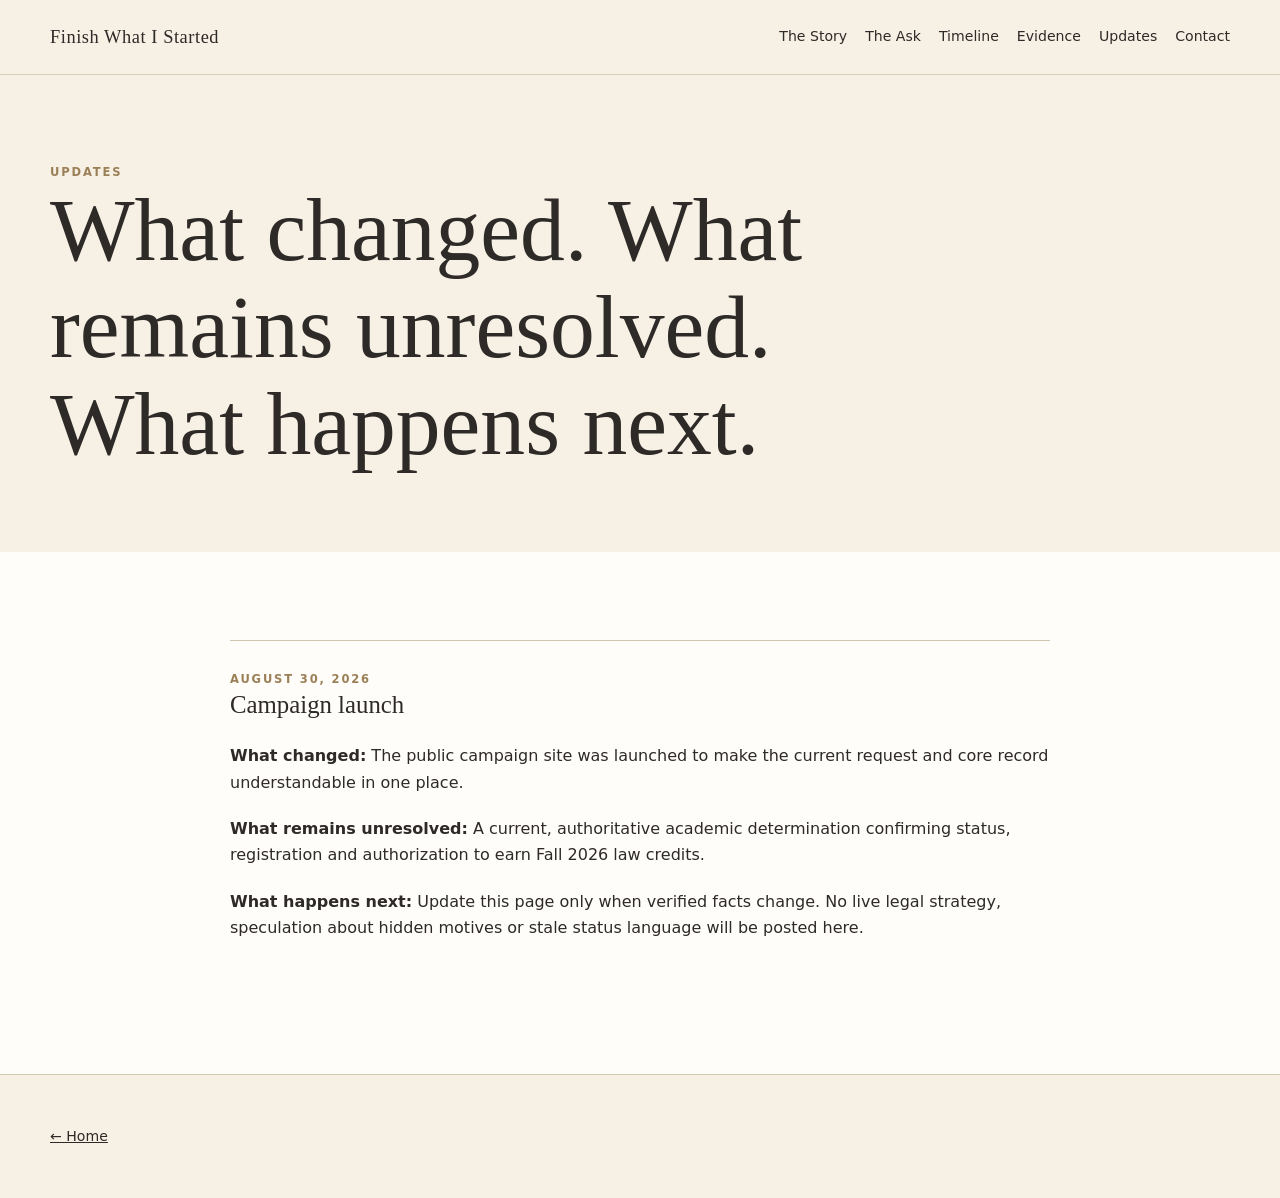
<file: updates.html>
<!doctype html><html lang="en"><head><meta charset="utf-8"><meta name="viewport" content="width=device-width,initial-scale=1"><title>Updates — Finish What I Started</title><link rel="stylesheet" href="styles.css"></head><body><header class="site-header"><div class="wrap nav"><a class="brand" href="index.html">Finish What I Started</a><nav class="nav-links"><a href="story.html">The Story</a><a href="ask.html">The Ask</a><a href="timeline.html">Timeline</a><a href="evidence.html">Evidence</a><a href="updates.html">Updates</a><a href="contact.html">Contact</a></nav></div></header><main><section class="page-hero"><div class="wrap"><div class="eyebrow">Updates</div><h1>What changed. What remains unresolved. What happens next.</h1></div></section><section class="section white"><div class="wrap prose"><article class="evidence-card"><time class="label">August 30, 2026</time><h3>Campaign launch</h3><p><strong>What changed:</strong> The public campaign site was launched to make the current request and core record understandable in one place.</p><p><strong>What remains unresolved:</strong> A current, authoritative academic determination confirming status, registration and authorization to earn Fall 2026 law credits.</p><p><strong>What happens next:</strong> Update this page only when verified facts change. No live legal strategy, speculation about hidden motives or stale status language will be posted here.</p></article></div></section></main><footer class="footer"><div class="wrap"><a href="index.html">← Home</a></div></footer></body></html>
</file>
<file: styles.css>
:root{--ivory:#f6f0e5;--stone:#ece6dc;--gold:#9b8057;--charcoal:#2d2a27;--plum:#8c788f;--white:#fffdfa;--max:1180px}*{box-sizing:border-box}html{scroll-behavior:smooth}body{margin:0;background:var(--ivory);color:var(--charcoal);font-family:Inter,ui-sans-serif,system-ui,-apple-system,BlinkMacSystemFont,"Segoe UI",sans-serif;line-height:1.65}a{color:inherit}.wrap{width:min(var(--max),calc(100% - 40px));margin:auto}.site-header{position:sticky;top:0;z-index:10;background:rgba(246,240,229,.95);backdrop-filter:blur(10px);border-bottom:1px solid rgba(155,128,87,.3)}.nav{display:flex;align-items:center;justify-content:space-between;gap:24px;min-height:74px}.brand{font-family:Georgia,"Times New Roman",serif;text-decoration:none;font-size:1.15rem;letter-spacing:.03em}.nav-links{display:flex;flex-wrap:wrap;gap:18px;font-size:.88rem}.nav-links a{text-decoration:none}.hero{padding:110px 0 80px;border-bottom:1px solid rgba(155,128,87,.35)}.eyebrow,.label{text-transform:uppercase;letter-spacing:.16em;font-size:.72rem;font-weight:700;color:var(--gold)}h1,h2,h3{font-family:Georgia,"Times New Roman",serif;font-weight:400;line-height:1.08;margin-top:0}h1{font-size:clamp(3.2rem,8vw,7rem);max-width:900px;margin-bottom:24px}h2{font-size:clamp(2.25rem,5vw,4.4rem);margin-bottom:24px}h3{font-size:1.55rem}.lede{font-size:clamp(1.15rem,2.2vw,1.55rem);max-width:820px}.hero-copy{max-width:780px}.actions{display:flex;flex-wrap:wrap;gap:12px;margin-top:34px}.button{display:inline-block;border:1px solid var(--charcoal);padding:12px 18px;text-decoration:none;font-size:.9rem}.button.primary{background:var(--charcoal);color:var(--ivory)}.status{margin-top:50px;border-top:1px solid var(--gold);border-bottom:1px solid var(--gold);padding:18px 0;font-size:.95rem}.section{padding:88px 0}.section.stone{background:var(--stone)}.section.white{background:var(--white)}.intro{display:grid;grid-template-columns:minmax(0,1.2fr) minmax(260px,.8fr);gap:64px;align-items:start}.rule{height:1px;background:rgba(155,128,87,.55);margin:30px 0}.cards{display:grid;grid-template-columns:repeat(3,1fr);gap:20px}.card{background:rgba(255,253,250,.55);border-top:1px solid var(--gold);padding:28px;min-height:220px}.card a{text-decoration:none}.quote{font-family:Georgia,"Times New Roman",serif;font-size:clamp(1.8rem,4vw,3.1rem);line-height:1.25;max-width:950px}.ask-list{counter-reset:item;list-style:none;padding:0;margin:0}.ask-list li{counter-increment:item;display:grid;grid-template-columns:48px 1fr;gap:16px;padding:20px 0;border-bottom:1px solid rgba(155,128,87,.3)}.ask-list li:before{content:counter(item,decimal-leading-zero);font-family:Georgia,"Times New Roman",serif;color:var(--gold)}.flow{display:flex;flex-wrap:wrap;gap:10px;align-items:center}.flow span{border:1px solid rgba(45,42,39,.4);padding:10px 12px;background:var(--white)}.flow b{font-weight:400;color:var(--gold)}.timeline{border-left:1px solid var(--gold);padding-left:28px}.timeline article{margin:0 0 36px}.timeline time{display:block;color:var(--gold);font-size:.8rem;letter-spacing:.08em;text-transform:uppercase}.evidence-card{padding:24px 0;border-top:1px solid rgba(155,128,87,.45)}.meta{font-size:.82rem;color:#6d6258}.footer{padding:50px 0;border-top:1px solid rgba(155,128,87,.35);font-size:.88rem}.footer-grid{display:grid;grid-template-columns:1fr auto;gap:24px}.page-hero{padding:88px 0 56px}.page-hero h1{font-size:clamp(2.8rem,7vw,5.8rem)}.prose{max-width:820px}.prose p{margin:0 0 1.25em}.notice{border-left:3px solid var(--gold);padding:18px 22px;background:rgba(255,253,250,.65)}@media(max-width:800px){.nav{align-items:flex-start;padding:18px 0;flex-direction:column}.nav-links{gap:12px}.hero{padding-top:70px}.intro,.cards,.footer-grid{grid-template-columns:1fr}.cards{gap:14px}.section{padding:64px 0}}
</file>
